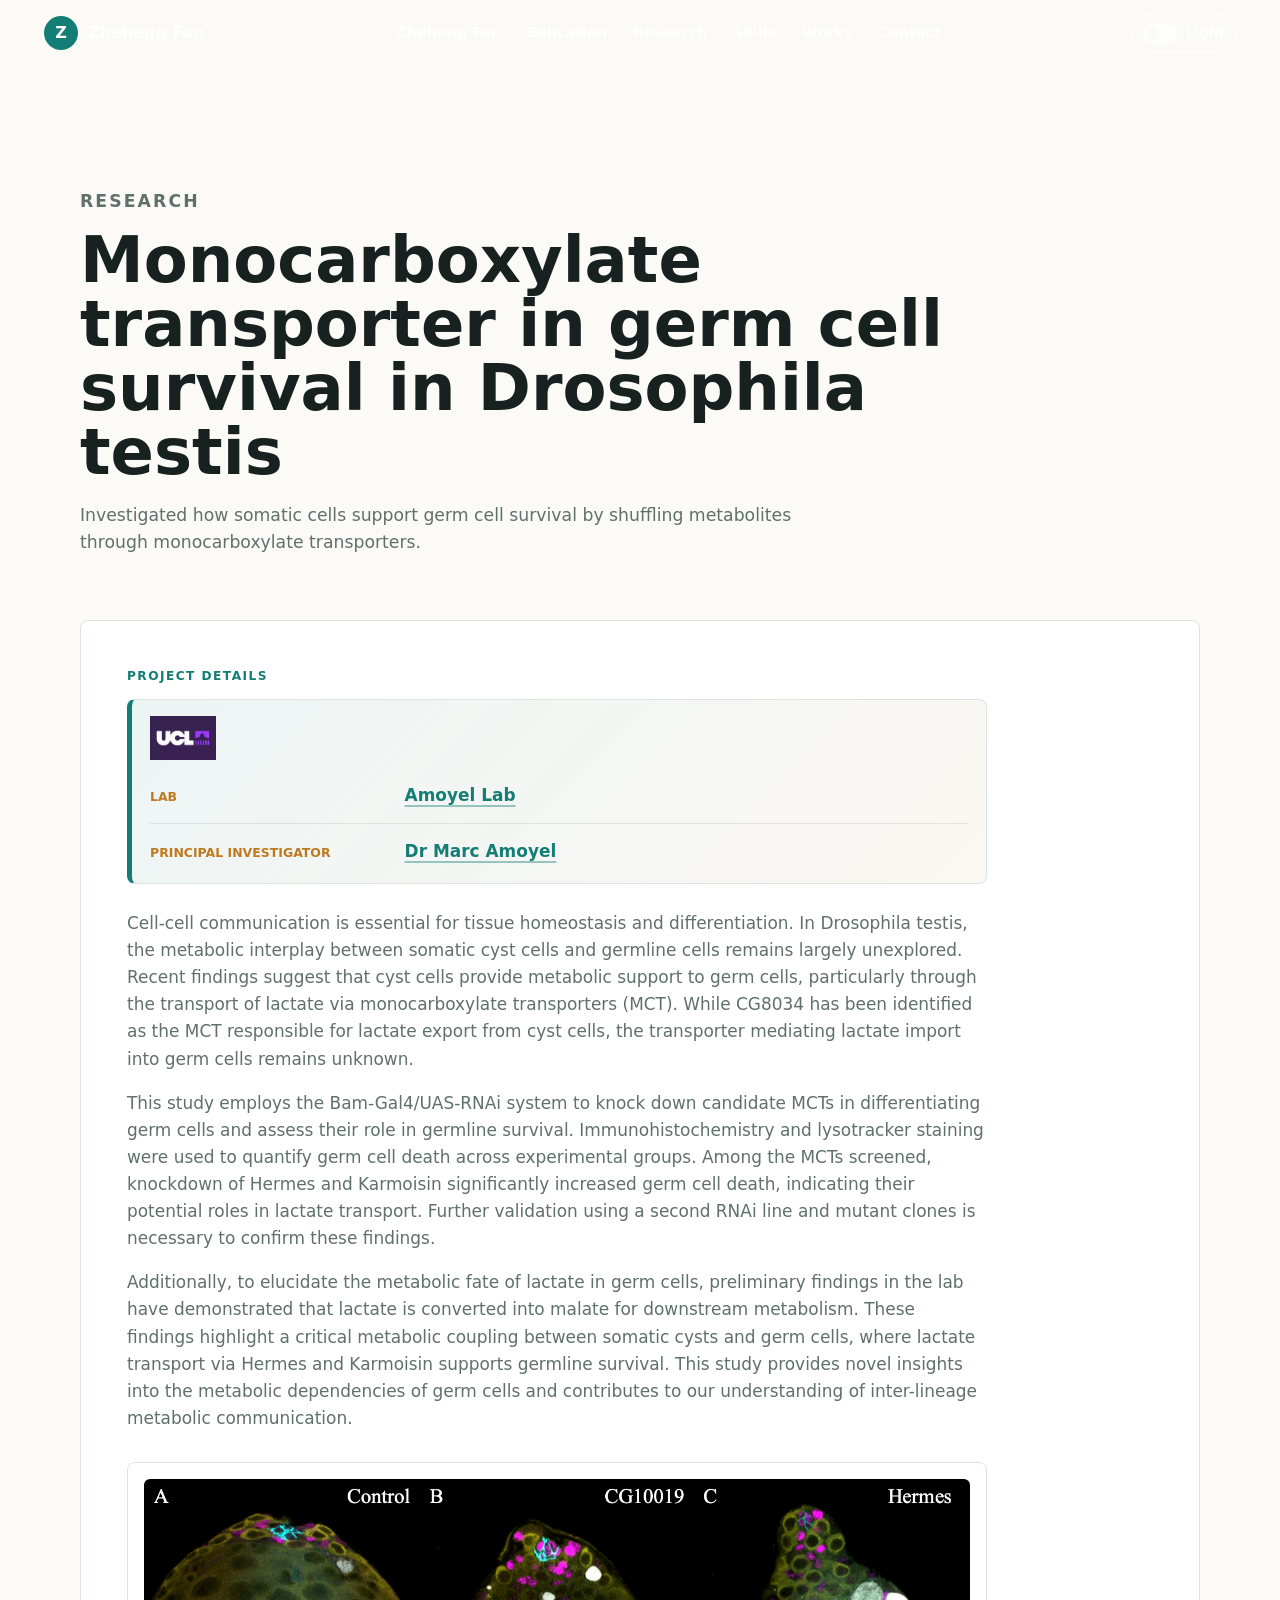
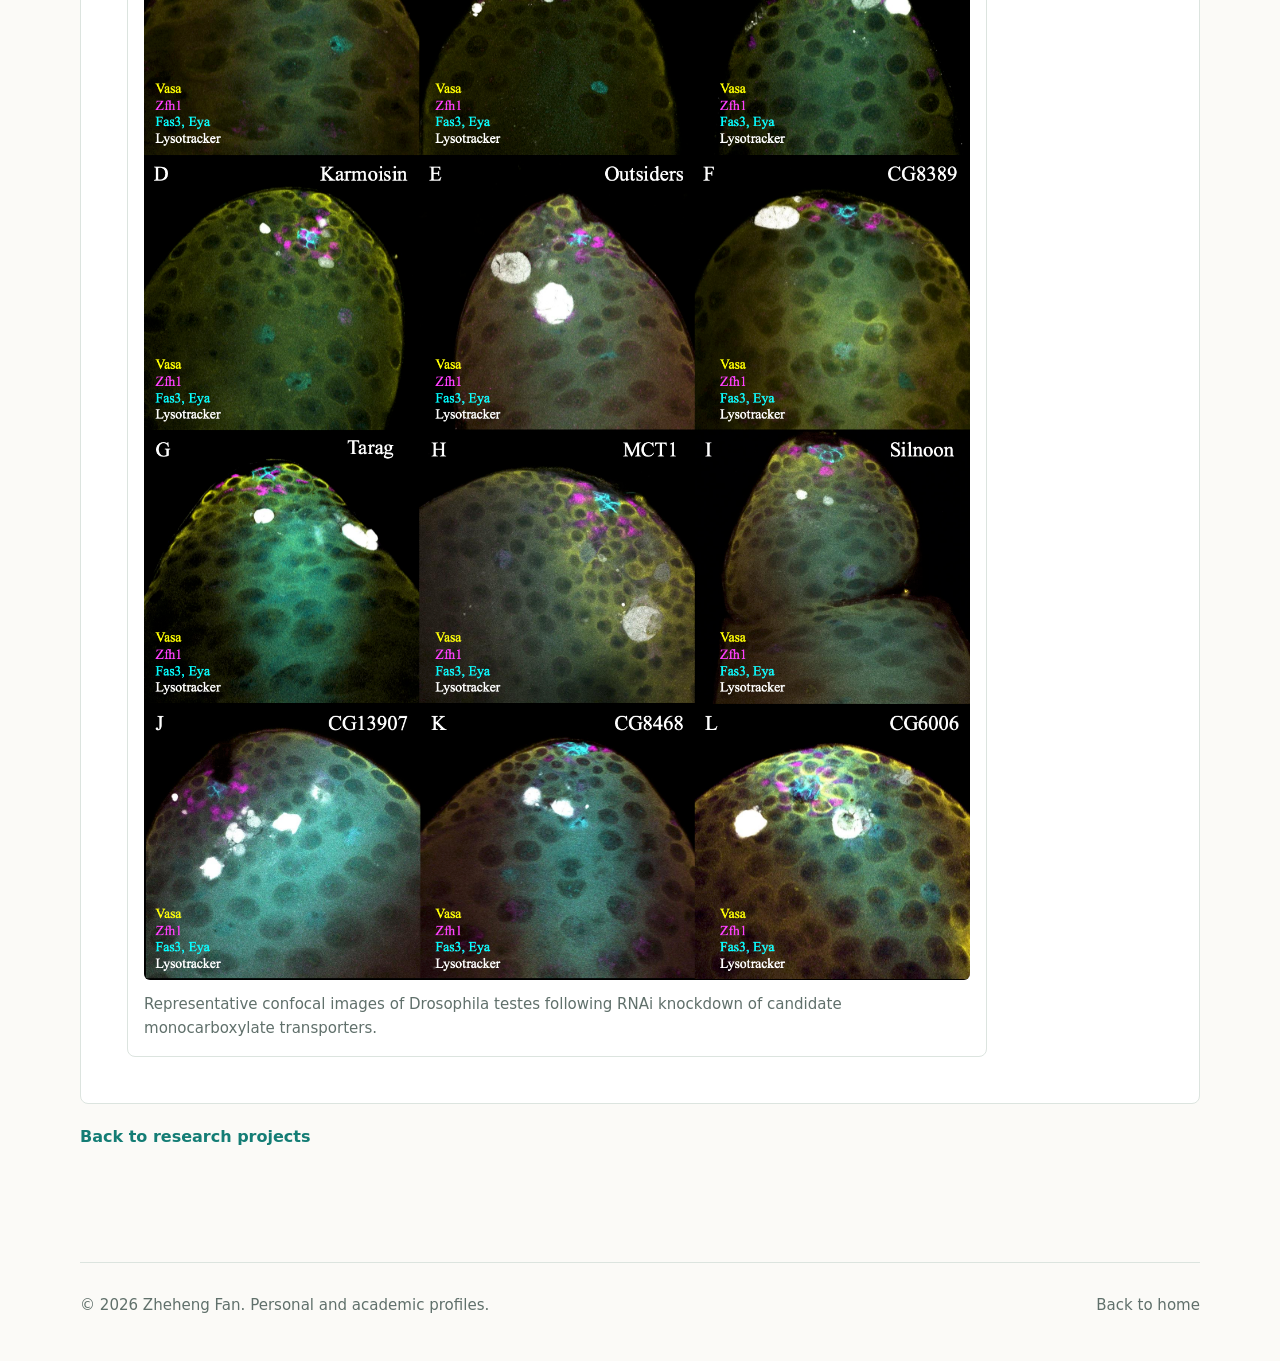
<file: project-monocarboxylate-transporter-drosophila-testis.html>
<!doctype html>
<html lang="en">
  <head>
    <meta charset="utf-8">
    <meta name="viewport" content="width=device-width, initial-scale=1">
    <meta name="description" content="Research project details by Zheheng Fan.">
    <title>Research Project | Zheheng Fan</title>
    <link rel="stylesheet" href="styles.css">
  </head>
  <body class="subpage" data-project-slug="monocarboxylate-transporter-drosophila-testis">
    <header class="site-header is-scrolled" data-header>
      <a class="brand" href="index.html#top" aria-label="Home">
        <span class="brand-mark" data-brand-mark>Z</span>
        <span data-brand-name>Zheheng Fan</span>
      </a>
      <button class="nav-toggle" type="button" aria-expanded="false" aria-controls="site-nav" data-nav-toggle>
        <span></span>
        <span></span>
        <span></span>
        <span class="sr-only">Menu</span>
      </button>
      <nav class="site-nav" id="site-nav" data-nav>
        <a href="index.html#pi">Zheheng Fan</a>
        <a href="index.html#education">Education</a>
        <a href="index.html#research">Research</a>
        <a href="index.html#lab">Skills</a>
        <a href="index.html#works">Works</a>
        <a href="index.html#cv">Contact</a>
      </nav>
      <button class="theme-toggle" type="button" aria-label="Switch to dark mode" data-theme-toggle>
        <span class="theme-toggle-track">
          <span class="theme-toggle-thumb"></span>
        </span>
        <span class="theme-toggle-text" data-theme-label>Light</span>
      </button>
    </header>

    <main>
      <section class="section page-intro project-page-intro">
        <p class="section-kicker" data-project-detail-kicker>Research</p>
        <h1 data-project-detail-title>Research project</h1>
        <p data-project-detail-summary></p>
      </section>

      <section class="section single-project">
        <article class="research-detail">
          <p class="project-type">Project details</p>
          <div class="research-detail-body" data-research-project-detail></div>
        </article>
        <a class="back-link" href="index.html#research">Back to research projects</a>
      </section>
    </main>

    <footer class="site-footer">
      <p>&copy; <span data-year></span> <span data-footer-name>Zheheng Fan</span>. <span data-footer-note>Personal and academic profiles.</span></p>
      <a href="index.html#top">Back to home</a>
    </footer>

    <script src="content.js"></script>
    <script src="script.js"></script>
  </body>
</html>
</file>
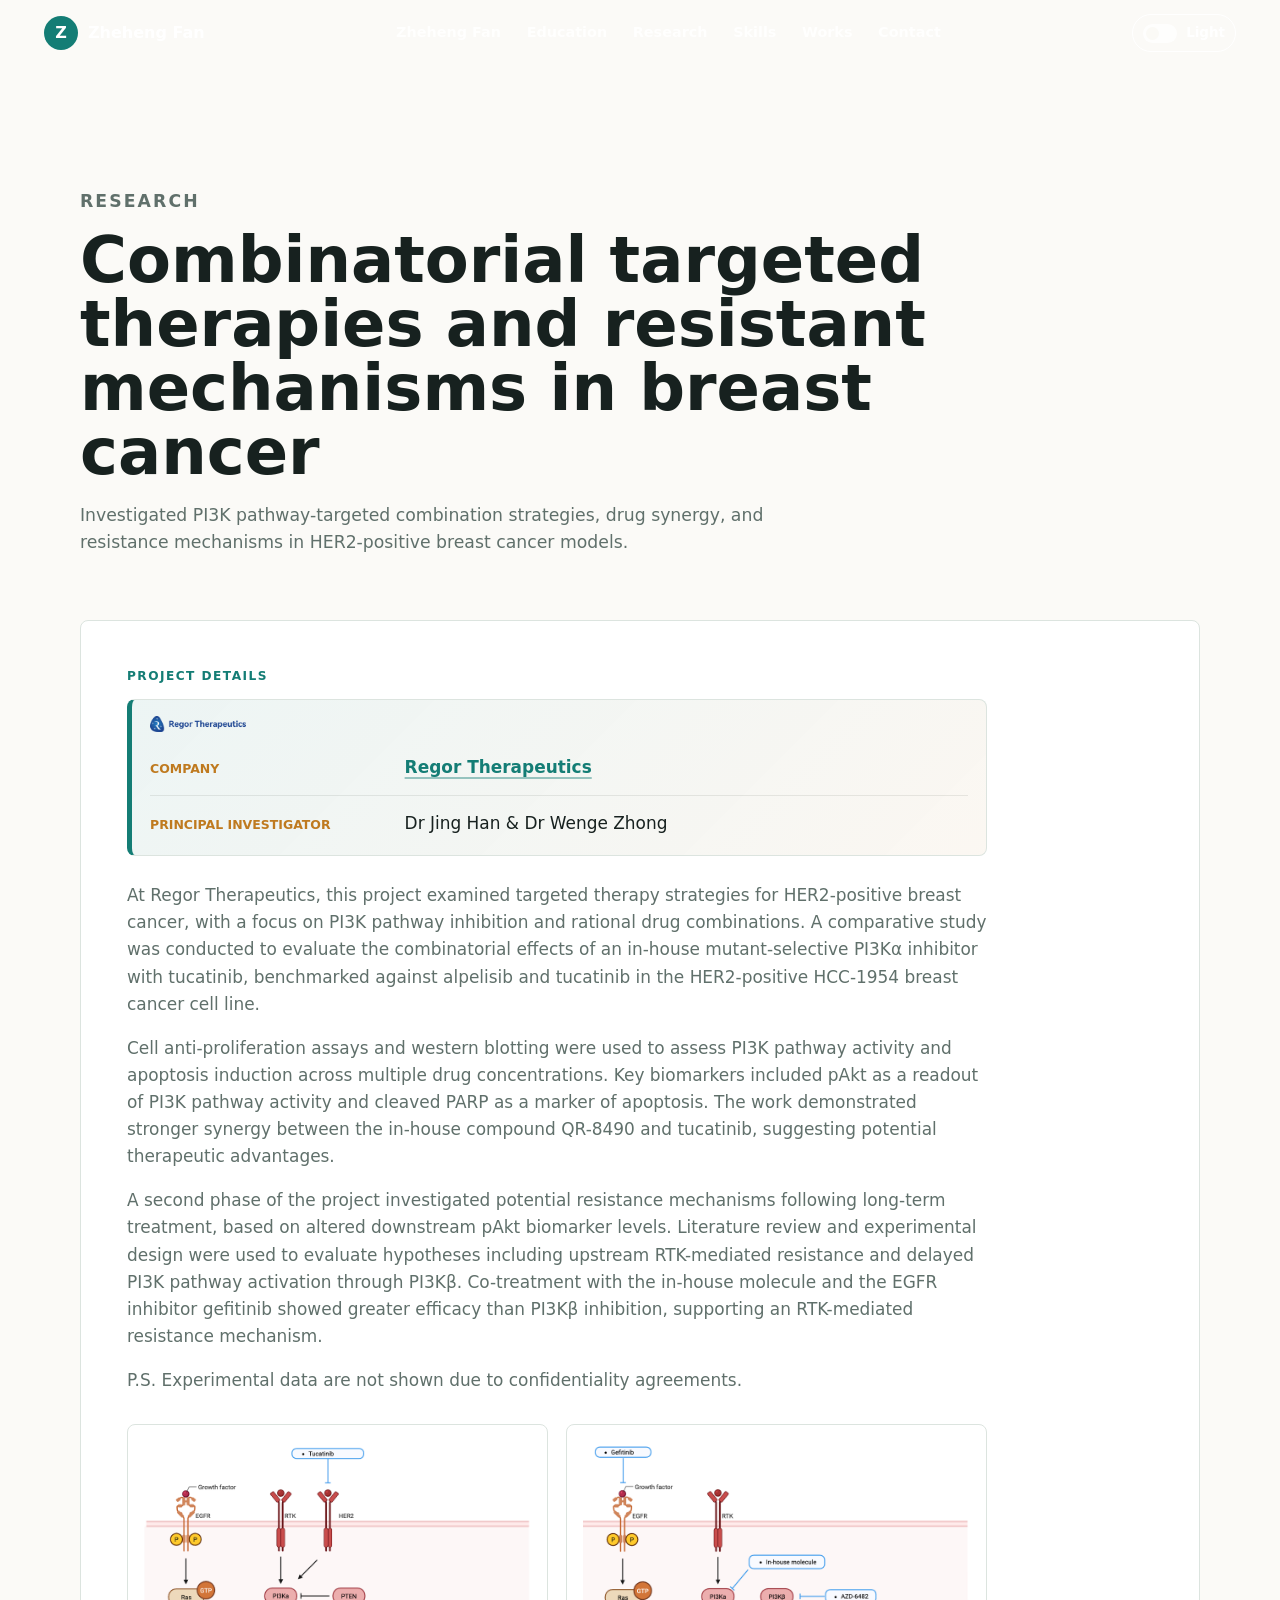
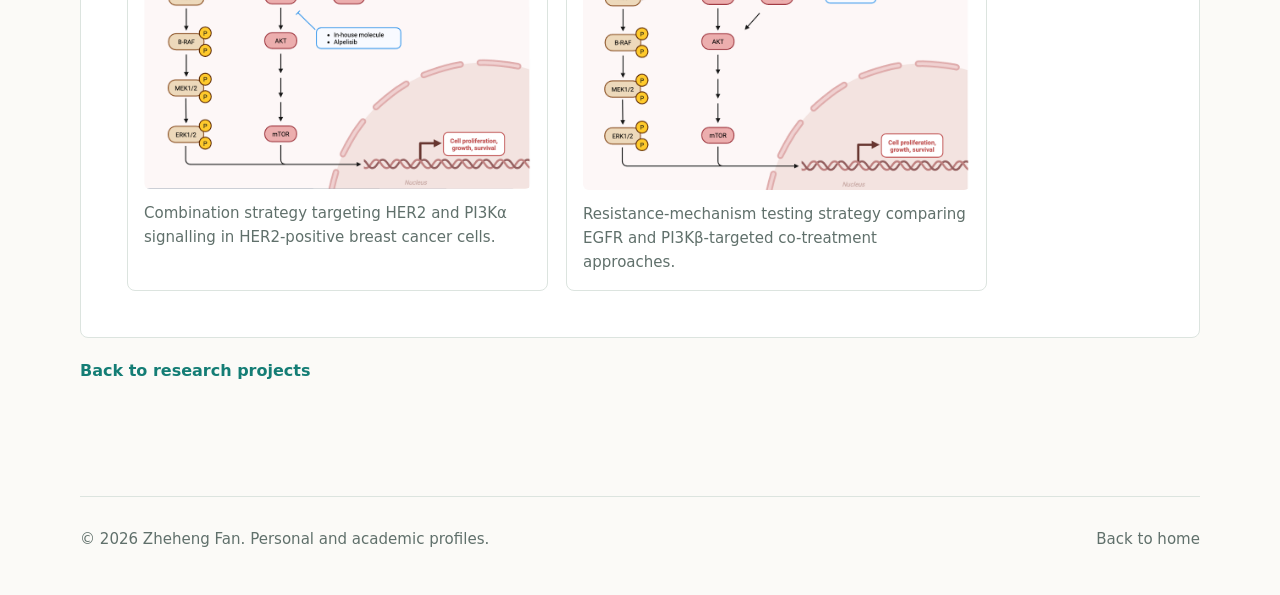
<file: project-translational-cancer-immunology.html>
<!doctype html>
<html lang="en">
  <head>
    <meta charset="utf-8">
    <meta name="viewport" content="width=device-width, initial-scale=1">
    <meta name="description" content="Research project details by Zheheng Fan.">
    <title>Research Project | Zheheng Fan</title>
    <link rel="stylesheet" href="styles.css">
  </head>
  <body class="subpage" data-project-slug="translational-cancer-immunology">
    <header class="site-header is-scrolled" data-header>
      <a class="brand" href="index.html#top" aria-label="Home">
        <span class="brand-mark" data-brand-mark>Z</span>
        <span data-brand-name>Zheheng Fan</span>
      </a>
      <button class="nav-toggle" type="button" aria-expanded="false" aria-controls="site-nav" data-nav-toggle>
        <span></span>
        <span></span>
        <span></span>
        <span class="sr-only">Menu</span>
      </button>
      <nav class="site-nav" id="site-nav" data-nav>
        <a href="index.html#pi">Zheheng Fan</a>
        <a href="index.html#education">Education</a>
        <a href="index.html#research">Research</a>
        <a href="index.html#lab">Skills</a>
        <a href="index.html#works">Works</a>
        <a href="index.html#cv">Contact</a>
      </nav>
      <button class="theme-toggle" type="button" aria-label="Switch to dark mode" data-theme-toggle>
        <span class="theme-toggle-track">
          <span class="theme-toggle-thumb"></span>
        </span>
        <span class="theme-toggle-text" data-theme-label>Light</span>
      </button>
    </header>

    <main>
      <section class="section page-intro project-page-intro">
        <p class="section-kicker" data-project-detail-kicker>Research</p>
        <h1 data-project-detail-title>Research project</h1>
        <p data-project-detail-summary></p>
      </section>

      <section class="section single-project">
        <article class="research-detail">
          <p class="project-type">Project details</p>
          <div class="research-detail-body" data-research-project-detail></div>
        </article>
        <a class="back-link" href="index.html#research">Back to research projects</a>
      </section>
    </main>

    <footer class="site-footer">
      <p>&copy; <span data-year></span> <span data-footer-name>Zheheng Fan</span>. <span data-footer-note>Personal and academic profiles.</span></p>
      <a href="index.html#top">Back to home</a>
    </footer>

    <script src="content.js"></script>
    <script src="script.js"></script>
  </body>
</html>
</file>
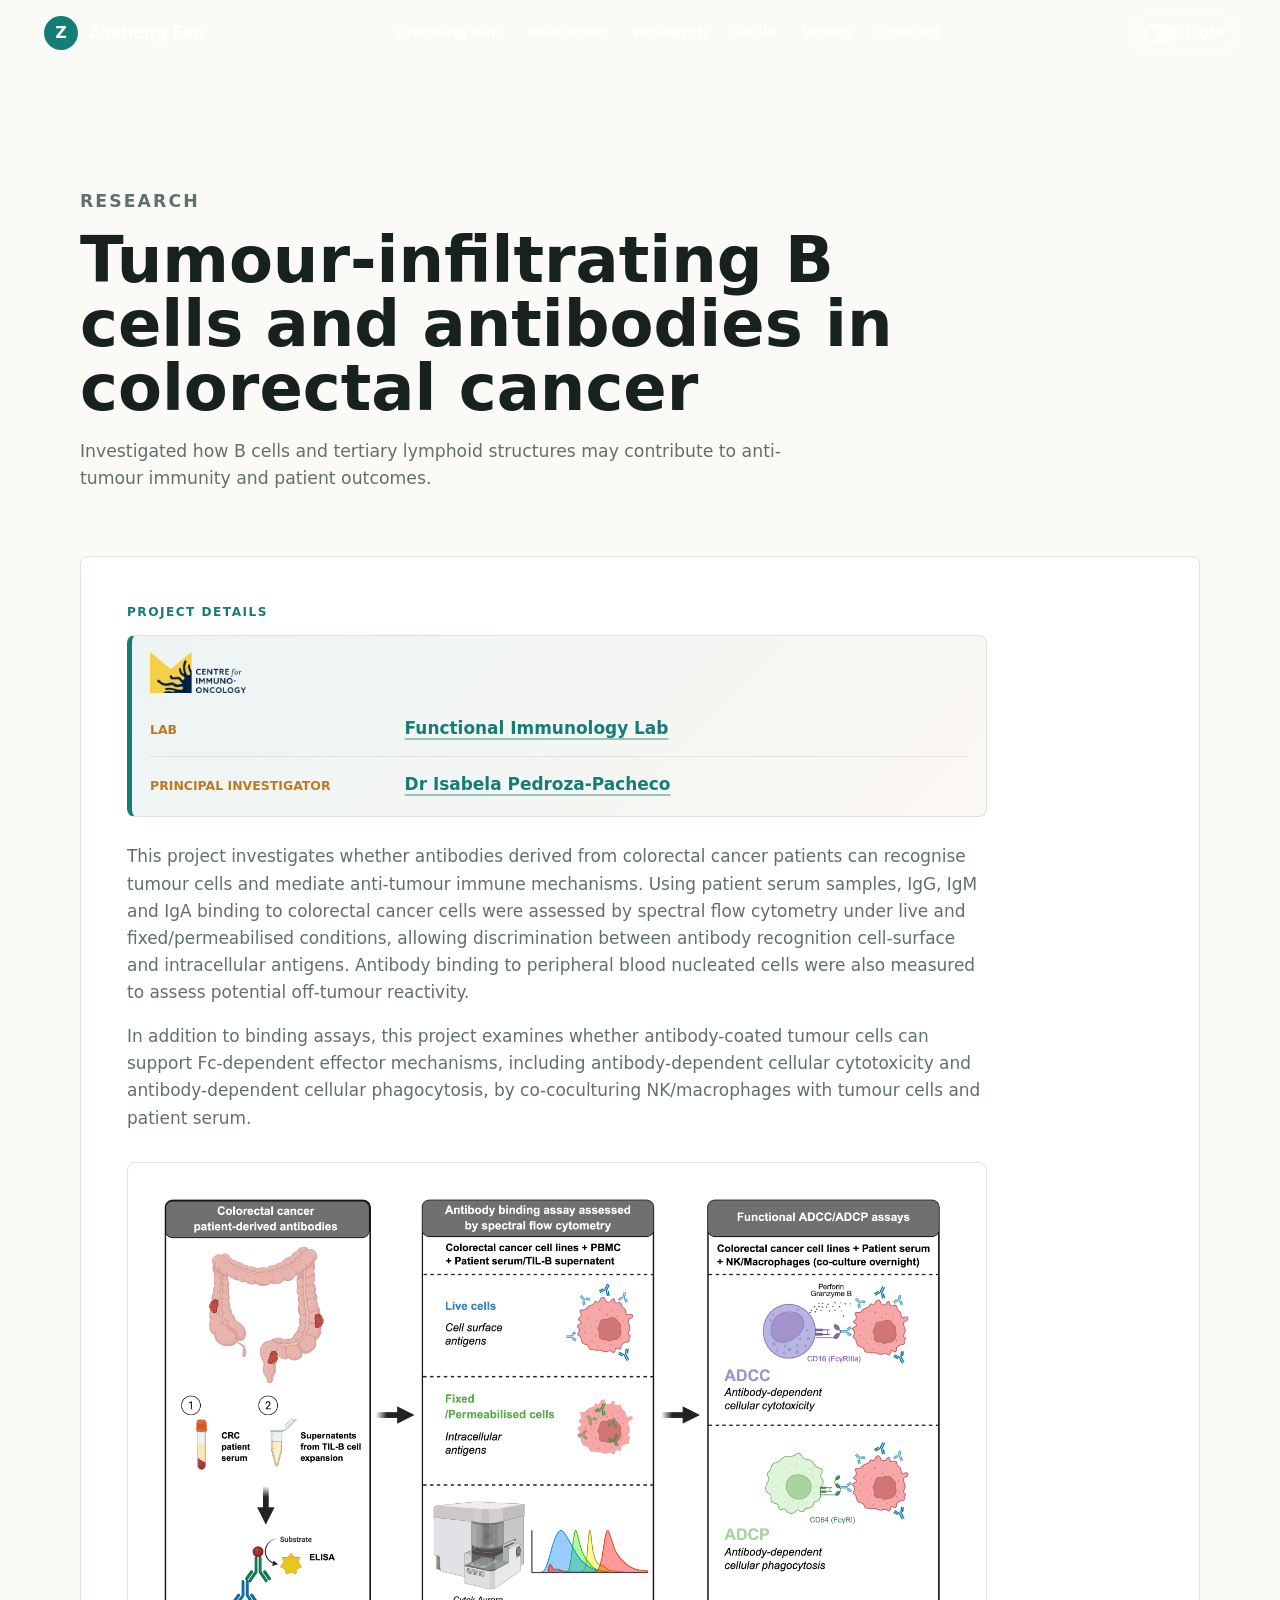
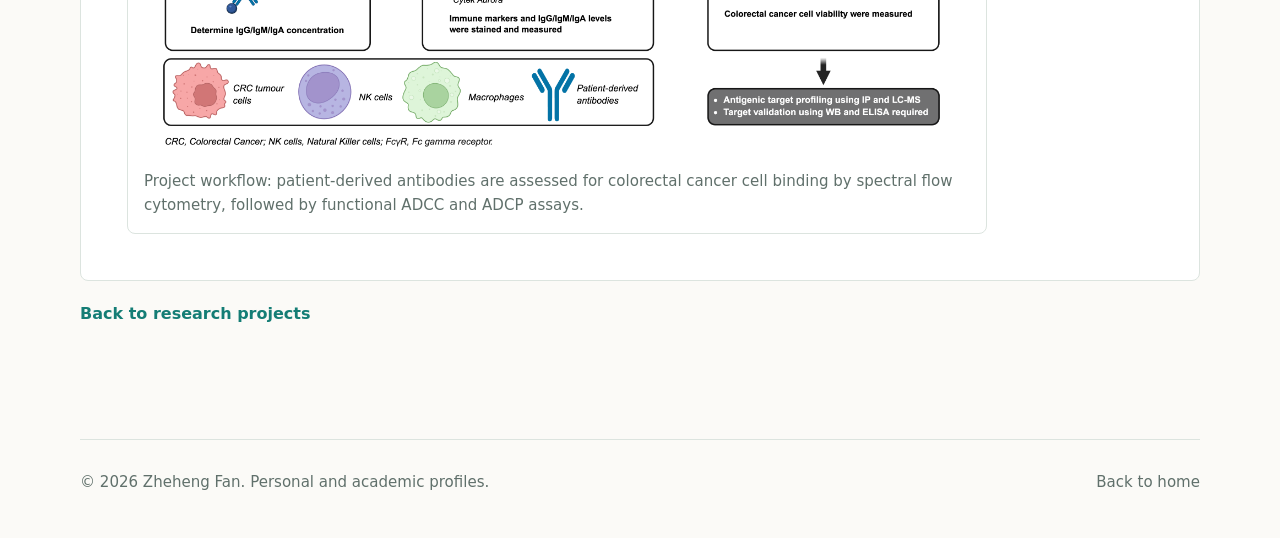
<file: project-tumour-infiltrating-b-cells.html>
<!doctype html>
<html lang="en">
  <head>
    <meta charset="utf-8">
    <meta name="viewport" content="width=device-width, initial-scale=1">
    <meta name="description" content="Research project details by Zheheng Fan.">
    <title>Research Project | Zheheng Fan</title>
    <link rel="stylesheet" href="styles.css">
  </head>
  <body class="subpage" data-project-slug="tumour-infiltrating-b-cells">
    <header class="site-header is-scrolled" data-header>
      <a class="brand" href="index.html#top" aria-label="Home">
        <span class="brand-mark" data-brand-mark>Z</span>
        <span data-brand-name>Zheheng Fan</span>
      </a>
      <button class="nav-toggle" type="button" aria-expanded="false" aria-controls="site-nav" data-nav-toggle>
        <span></span>
        <span></span>
        <span></span>
        <span class="sr-only">Menu</span>
      </button>
      <nav class="site-nav" id="site-nav" data-nav>
        <a href="index.html#pi">Zheheng Fan</a>
        <a href="index.html#education">Education</a>
        <a href="index.html#research">Research</a>
        <a href="index.html#lab">Skills</a>
        <a href="index.html#works">Works</a>
        <a href="index.html#cv">Contact</a>
      </nav>
      <button class="theme-toggle" type="button" aria-label="Switch to dark mode" data-theme-toggle>
        <span class="theme-toggle-track">
          <span class="theme-toggle-thumb"></span>
        </span>
        <span class="theme-toggle-text" data-theme-label>Light</span>
      </button>
    </header>

    <main>
      <section class="section page-intro project-page-intro">
        <p class="section-kicker" data-project-detail-kicker>Research</p>
        <h1 data-project-detail-title>Research project</h1>
        <p data-project-detail-summary></p>
      </section>

      <section class="section single-project">
        <article class="research-detail">
          <p class="project-type">Project details</p>
          <div class="research-detail-body" data-research-project-detail></div>
        </article>
        <a class="back-link" href="index.html#research">Back to research projects</a>
      </section>
    </main>

    <footer class="site-footer">
      <p>&copy; <span data-year></span> <span data-footer-name>Zheheng Fan</span>. <span data-footer-note>Personal and academic profiles.</span></p>
      <a href="index.html#top">Back to home</a>
    </footer>

    <script src="content.js"></script>
    <script src="script.js"></script>
  </body>
</html>
</file>
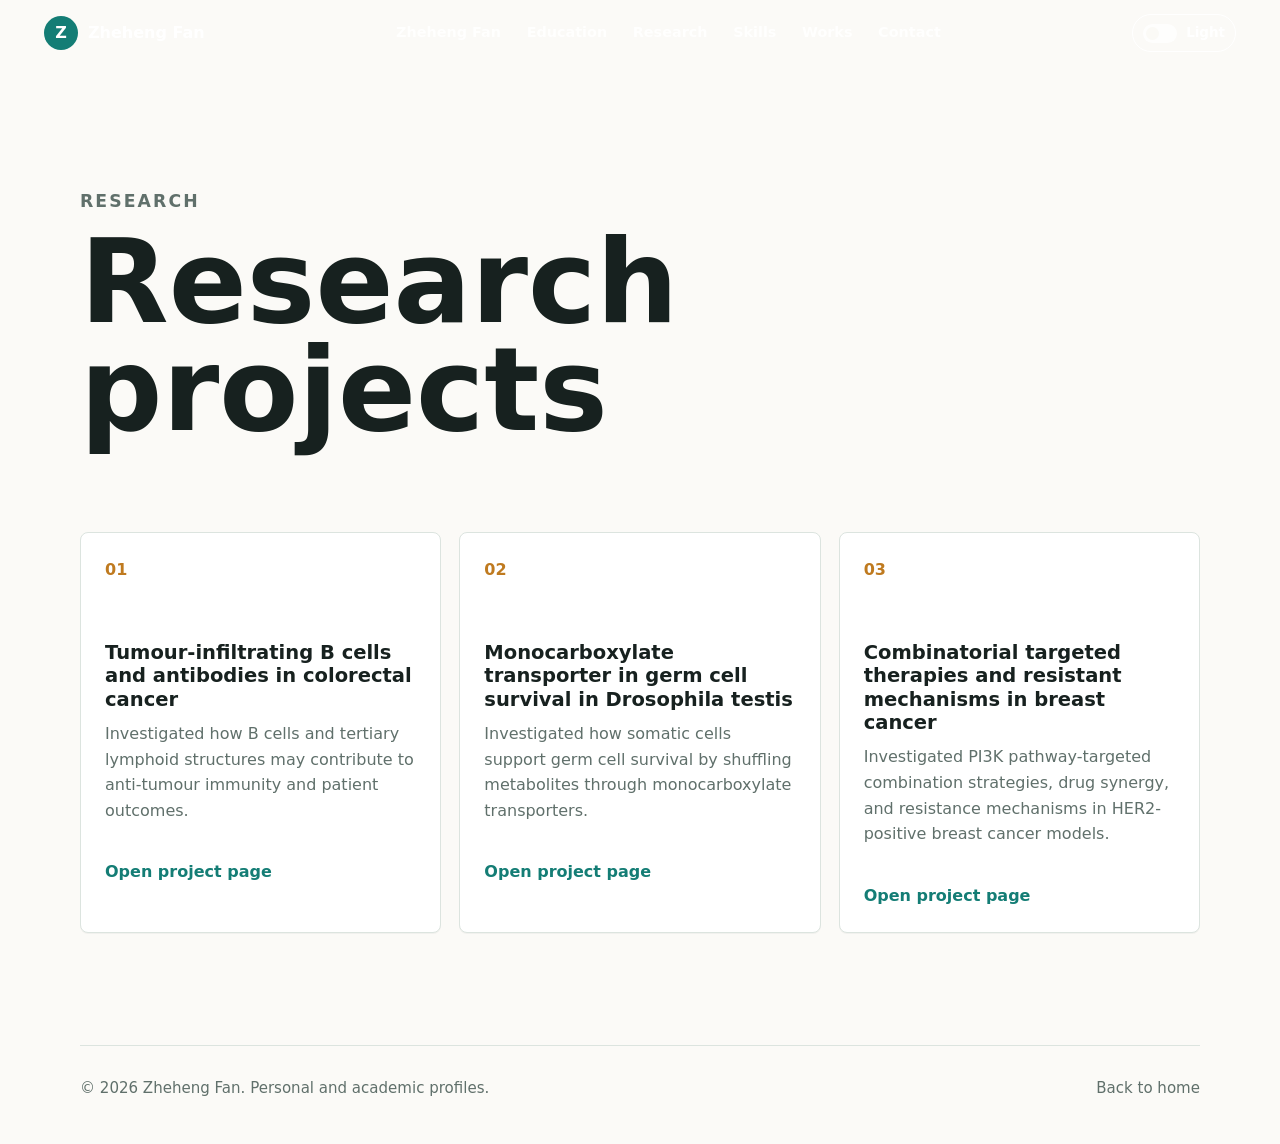
<file: research-projects.html>
<!doctype html>
<html lang="en">
  <head>
    <meta charset="utf-8">
    <meta name="viewport" content="width=device-width, initial-scale=1">
    <meta name="description" content="Detailed research projects by Zheheng Fan.">
    <title>Research Projects | Zheheng Fan</title>
    <link rel="stylesheet" href="styles.css">
  </head>
  <body class="subpage">
    <header class="site-header is-scrolled" data-header>
      <a class="brand" href="index.html#top" aria-label="Home">
        <span class="brand-mark" data-brand-mark>Z</span>
        <span data-brand-name>Zheheng Fan</span>
      </a>
      <button class="nav-toggle" type="button" aria-expanded="false" aria-controls="site-nav" data-nav-toggle>
        <span></span>
        <span></span>
        <span></span>
        <span class="sr-only">Menu</span>
      </button>
      <nav class="site-nav" id="site-nav" data-nav>
        <a href="index.html#pi">Zheheng Fan</a>
        <a href="index.html#education">Education</a>
        <a href="index.html#research">Research</a>
        <a href="index.html#lab">Skills</a>
        <a href="index.html#works">Works</a>
        <a href="index.html#cv">Contact</a>
      </nav>
      <button class="theme-toggle" type="button" aria-label="Switch to dark mode" data-theme-toggle>
        <span class="theme-toggle-track">
          <span class="theme-toggle-thumb"></span>
        </span>
        <span class="theme-toggle-text" data-theme-label>Light</span>
      </button>
    </header>

    <main>
      <section class="section page-intro">
        <p class="section-kicker" data-research-page-kicker>Research</p>
        <h1 data-research-page-heading>Research projects</h1>
      </section>

      <section class="section research-detail-list" data-research-projects></section>
    </main>

    <footer class="site-footer">
      <p>&copy; <span data-year></span> <span data-footer-name>Zheheng Fan</span>. <span data-footer-note>Personal and academic profiles.</span></p>
      <a href="index.html#top">Back to home</a>
    </footer>

    <script src="content.js"></script>
    <script src="script.js"></script>
  </body>
</html>
</file>
<file: styles.css>
:root {
  color-scheme: light;
  --ink: #17211f;
  --muted: #60706b;
  --paper: #fbfaf7;
  --surface: #ffffff;
  --surface-soft: #eef5f1;
  --surface-tint: linear-gradient(135deg, rgba(20, 125, 117, 0.08), rgba(191, 122, 31, 0.06));
  --line: #dce4df;
  --teal: #147d75;
  --amber: #bf7a1f;
  --coral: #c95649;
  --header-bg: rgba(251, 250, 247, 0.94);
  --contact-bg: #17211f;
  --meta-divider: rgba(23, 33, 31, 0.09);
  --shadow: 0 18px 50px rgba(23, 33, 31, 0.12);
  --max: 1120px;
}

:root[data-theme="dark"] {
  color-scheme: dark;
  --ink: #edf5f1;
  --muted: #a9bbb5;
  --paper: #101816;
  --surface: #17211f;
  --surface-soft: #1d2c29;
  --surface-tint: linear-gradient(135deg, rgba(43, 168, 155, 0.12), rgba(224, 154, 65, 0.08));
  --line: #2f4540;
  --teal: #5bc2b6;
  --amber: #e0a24d;
  --coral: #eb8378;
  --header-bg: rgba(16, 24, 22, 0.94);
  --contact-bg: #0c1211;
  --meta-divider: rgba(237, 245, 241, 0.1);
  --shadow: 0 18px 50px rgba(0, 0, 0, 0.34);
}

* {
  box-sizing: border-box;
}

html {
  scroll-behavior: smooth;
}

body {
  margin: 0;
  font-family: Inter, ui-sans-serif, system-ui, -apple-system, BlinkMacSystemFont, "Segoe UI", sans-serif;
  background: var(--paper);
  color: var(--ink);
  line-height: 1.6;
}

a {
  color: inherit;
  text-decoration: none;
}

img {
  display: block;
  max-width: 100%;
}

.sr-only {
  position: absolute;
  width: 1px;
  height: 1px;
  padding: 0;
  margin: -1px;
  overflow: hidden;
  clip: rect(0, 0, 0, 0);
  white-space: nowrap;
  border: 0;
}

.site-header {
  position: fixed;
  z-index: 20;
  top: 0;
  left: 0;
  right: 0;
  display: flex;
  align-items: center;
  justify-content: space-between;
  gap: 24px;
  padding: 14px clamp(18px, 4vw, 44px);
  color: #fff;
  transition: background 180ms ease, color 180ms ease, box-shadow 180ms ease;
}

.site-header.is-scrolled,
.site-header.nav-open {
  background: var(--header-bg);
  color: var(--ink);
  box-shadow: 0 1px 0 var(--line);
  backdrop-filter: blur(18px);
}

.brand {
  display: inline-flex;
  align-items: center;
  gap: 10px;
  font-weight: 760;
}

.brand-mark {
  display: grid;
  place-items: center;
  width: 34px;
  height: 34px;
  border-radius: 50%;
  background: var(--teal);
  color: #fff;
}

.site-nav {
  display: flex;
  align-items: center;
  gap: clamp(12px, 2vw, 26px);
  font-size: 0.9rem;
  font-weight: 650;
}

.site-nav a {
  opacity: 0.86;
}

.site-nav a:hover {
  opacity: 1;
}

.theme-toggle {
  display: inline-flex;
  align-items: center;
  gap: 9px;
  min-height: 38px;
  padding: 0 10px;
  border: 1px solid currentColor;
  border-radius: 999px;
  background: transparent;
  color: inherit;
  font: inherit;
  font-size: 0.84rem;
  font-weight: 760;
  cursor: pointer;
}

.theme-toggle-track {
  position: relative;
  width: 34px;
  height: 19px;
  border-radius: 999px;
  background: currentColor;
  opacity: 0.78;
}

.theme-toggle-thumb {
  position: absolute;
  top: 3px;
  left: 3px;
  width: 13px;
  height: 13px;
  border-radius: 50%;
  background: var(--paper);
  transition: transform 180ms ease;
}

:root[data-theme="dark"] .theme-toggle-thumb {
  transform: translateX(15px);
}

.nav-toggle {
  display: none;
  width: 42px;
  height: 42px;
  border: 1px solid currentColor;
  border-radius: 50%;
  background: transparent;
  color: inherit;
}

.nav-toggle span:not(.sr-only) {
  display: block;
  width: 18px;
  height: 2px;
  margin: 4px auto;
  background: currentColor;
}

.hero {
  position: relative;
  min-height: 620px;
  display: grid;
  align-items: center;
  overflow: hidden;
  padding: 106px clamp(22px, 6vw, 70px) 64px;
}

.hero-image,
.hero-overlay {
  position: absolute;
  inset: 0;
  width: 100%;
  height: 100%;
}

.hero-image {
  object-fit: cover;
  object-position: center;
}

.hero-overlay {
  background:
    linear-gradient(90deg, rgba(14, 22, 20, 0.82) 0%, rgba(14, 22, 20, 0.52) 44%, rgba(14, 22, 20, 0.1) 100%),
    linear-gradient(0deg, rgba(14, 22, 20, 0.48) 0%, rgba(14, 22, 20, 0) 38%);
}

.hero-content {
  position: relative;
  z-index: 1;
  max-width: 760px;
  color: #fff;
}

.eyebrow,
.section-kicker,
.project-type {
  margin: 0 0 12px;
  color: var(--teal);
  font-size: 0.76rem;
  font-weight: 800;
  letter-spacing: 0.12em;
  text-transform: uppercase;
}

.hero .eyebrow {
  color: #f0c46e;
}

h1,
h2,
h3,
p {
  margin-top: 0;
}

h1 {
  margin-bottom: 18px;
  font-size: clamp(3.4rem, 9vw, 7.2rem);
  line-height: 0.94;
  letter-spacing: 0;
}

h2 {
  margin-bottom: 0;
  font-size: clamp(2rem, 4vw, 4.2rem);
  line-height: 1;
  letter-spacing: 0;
}

h3 {
  margin-bottom: 10px;
  font-size: 1.22rem;
  line-height: 1.2;
}

.lede {
  max-width: 650px;
  margin-bottom: 30px;
  font-size: clamp(1.2rem, 2vw, 1.55rem);
  line-height: 1.45;
}

.profile-subtitle,
.profile-keywords {
  margin-bottom: 10px;
  font-weight: 760;
}

.profile-subtitle {
  color: rgba(255, 255, 255, 0.9);
  font-size: clamp(1.15rem, 1.8vw, 1.45rem);
}

.profile-keywords {
  color: #f0c46e;
  font-size: clamp(1rem, 1.5vw, 1.18rem);
}

.hero-actions,
.contact-links {
  display: flex;
  flex-wrap: wrap;
  gap: 12px;
}

.button,
.contact-links a,
.project-item a {
  display: inline-flex;
  align-items: center;
  justify-content: center;
  min-height: 44px;
  padding: 0 18px;
  border-radius: 6px;
  font-weight: 760;
}

.button.primary {
  background: #fff;
  color: #17211f;
}

.button.secondary {
  border: 1px solid rgba(255, 255, 255, 0.68);
  color: #fff;
}

:root[data-theme="dark"] .button.primary {
  background: #f0c46e;
  color: #101816;
  box-shadow: 0 10px 28px rgba(0, 0, 0, 0.28);
}

:root[data-theme="dark"] .button.secondary {
  border-color: rgba(240, 196, 110, 0.72);
  color: #fff;
}

.section {
  width: min(var(--max), calc(100% - 44px));
  margin: 0 auto;
  padding: clamp(64px, 9vw, 112px) 0;
}

.intro-grid,
.split {
  display: grid;
  grid-template-columns: minmax(260px, 0.95fr) minmax(320px, 1.05fr);
  gap: clamp(32px, 8vw, 96px);
  align-items: start;
}

.intro-copy {
  max-width: 720px;
  color: var(--muted);
  font-size: 1.08rem;
}

.intro-profile {
  display: grid;
  gap: 18px;
}

.profile-photo {
  width: min(100%, 360px);
  aspect-ratio: 4 / 5;
  object-fit: cover;
  border: 1px solid var(--line);
  border-radius: 8px;
  background: var(--surface);
  box-shadow: 0 14px 34px rgba(23, 33, 31, 0.1);
}

.intro-copy p {
  margin-bottom: 1.2rem;
}

.intro-copy p:last-child {
  margin-bottom: 0;
}

.education-section {
  padding-top: clamp(44px, 7vw, 86px);
}

.education-track {
  position: relative;
  display: grid;
  gap: 18px;
}

.education-track::before {
  position: absolute;
  top: 24px;
  bottom: 24px;
  left: 31px;
  width: 2px;
  background: linear-gradient(var(--teal), var(--amber));
  content: "";
}

.education-card {
  position: relative;
  display: grid;
  grid-template-columns: 64px minmax(0, 1fr);
  gap: 22px;
  align-items: stretch;
}

.education-marker {
  position: relative;
  z-index: 1;
  display: grid;
  place-items: center;
  width: 64px;
  height: 64px;
  border: 1px solid var(--line);
  border-radius: 50%;
  background: var(--surface);
  color: var(--teal);
  font-weight: 840;
  box-shadow: 0 12px 28px rgba(23, 33, 31, 0.1);
}

.education-body {
  padding: 26px;
  border: 1px solid var(--line);
  border-radius: 8px;
  background:
    var(--surface-tint),
    var(--surface);
}

.education-meta {
  margin-bottom: 10px;
  color: var(--coral);
  font-size: 0.86rem;
  font-weight: 820;
  text-transform: uppercase;
}

.education-institution {
  margin-bottom: 16px;
  color: var(--ink);
  font-weight: 760;
}

.education-summary {
  max-width: 820px;
  color: var(--muted);
}

.education-chips {
  display: flex;
  flex-wrap: wrap;
  gap: 8px;
  margin-top: 18px;
}

.education-chips span {
  display: inline-flex;
  align-items: center;
  min-height: 32px;
  padding: 0 11px;
  border: 1px solid rgba(20, 125, 117, 0.22);
  border-radius: 999px;
  background: rgba(20, 125, 117, 0.08);
  color: var(--teal);
  font-size: 0.86rem;
  font-weight: 780;
}

.band {
  width: 100%;
  max-width: none;
  padding-left: max(22px, calc((100vw - var(--max)) / 2));
  padding-right: max(22px, calc((100vw - var(--max)) / 2));
  background: var(--surface-soft);
}

.section-heading {
  display: flex;
  align-items: end;
  justify-content: space-between;
  gap: 30px;
  margin-bottom: 34px;
}

.section-heading.compact {
  display: block;
}

.focus-grid {
  display: grid;
  grid-template-columns: repeat(3, minmax(0, 1fr));
  gap: 18px;
}

.focus-card {
  min-height: 250px;
  padding: 24px;
  border: 1px solid var(--line);
  border-radius: 8px;
  background: var(--surface);
  box-shadow: 0 1px 0 rgba(23, 33, 31, 0.04);
}

.focus-link {
  display: block;
  transition: border-color 180ms ease, transform 180ms ease, box-shadow 180ms ease;
}

.focus-link:hover {
  border-color: var(--teal);
  transform: translateY(-2px);
  box-shadow: 0 12px 28px rgba(23, 33, 31, 0.1);
}

.card-index {
  display: inline-block;
  margin-bottom: 58px;
  color: var(--amber);
  font-weight: 820;
}

.card-action {
  display: inline-flex;
  margin-top: 20px;
  color: var(--teal);
  font-weight: 800;
}

.focus-card p,
.project-item p,
.contact-band p,
.writing-list small,
.simple-list small {
  color: var(--muted);
}

.methods-section {
  padding-top: clamp(50px, 7vw, 82px);
}

.method-list {
  display: grid;
  grid-template-columns: repeat(2, minmax(0, 1fr));
  gap: 18px;
}

.skill-card {
  margin: 0;
  padding: 24px;
  border: 1px solid var(--line);
  border-radius: 8px;
  background: var(--surface);
}

.skill-card h3 {
  margin-bottom: 18px;
}

.skill-chips {
  display: flex;
  flex-wrap: wrap;
  gap: 8px;
}

.skill-chips span {
  display: inline-flex;
  align-items: center;
  min-height: 32px;
  padding: 0 11px;
  border: 1px solid rgba(20, 125, 117, 0.22);
  border-radius: 999px;
  background: rgba(20, 125, 117, 0.08);
  color: var(--teal);
  font-size: 0.86rem;
  font-weight: 780;
}

.works-section {
  padding-top: clamp(50px, 7vw, 86px);
}

.works-stack {
  display: grid;
  gap: clamp(30px, 5vw, 54px);
}

.work-group {
  display: grid;
  gap: 16px;
}

.work-group-title {
  width: fit-content;
  margin: 0;
  padding-bottom: 8px;
  border-bottom: 2px solid var(--teal);
  color: var(--ink);
  font-size: clamp(1.08rem, 1.8vw, 1.34rem);
}

.works-grid {
  display: grid;
  grid-template-columns: repeat(2, minmax(0, 1fr));
  gap: 18px;
}

.work-card {
  display: grid;
  align-content: start;
  min-height: 260px;
  padding: 24px;
  border: 1px solid var(--line);
  border-radius: 8px;
  background: var(--surface);
}

.work-meta {
  margin-bottom: 18px;
  color: var(--coral);
  font-size: 0.92rem;
  font-weight: 740;
}

.work-card p:not(.project-type):not(.work-meta) {
  color: var(--muted);
}

.work-link {
  display: inline-flex;
  align-items: center;
  justify-content: center;
  justify-self: start;
  min-height: 42px;
  margin-top: 16px;
  padding: 0 16px;
  border: 1px solid var(--line);
  border-radius: 6px;
  background: var(--surface);
  color: var(--ink);
  font-weight: 800;
}

.work-link:hover {
  border-color: var(--teal);
  color: var(--teal);
}

.project-list {
  border-top: 1px solid var(--line);
}

.project-item {
  display: grid;
  grid-template-columns: minmax(190px, 0.8fr) minmax(260px, 1.4fr) auto;
  gap: 26px;
  align-items: center;
  padding: 28px 0;
  border-bottom: 1px solid var(--line);
}

.project-item a,
.contact-links a {
  border: 1px solid var(--line);
  background: var(--surface);
}

.project-item a:hover,
.contact-links a:hover {
  border-color: var(--teal);
  color: var(--teal);
}

.writing-list,
.simple-list {
  display: grid;
  gap: 12px;
}

.writing-list a,
.simple-list a {
  display: grid;
  gap: 4px;
  padding: 18px 0;
  border-bottom: 1px solid var(--line);
}

.writing-list span,
.simple-list span {
  font-weight: 760;
}

.simple-section {
  display: grid;
  grid-template-columns: minmax(260px, 0.65fr) minmax(320px, 1.35fr);
  gap: clamp(32px, 8vw, 96px);
}

.contact-band {
  display: grid;
  grid-template-columns: minmax(280px, 1fr) auto;
  gap: 28px;
  align-items: center;
  width: min(var(--max), calc(100% - 44px));
  margin-bottom: 70px;
  padding: 42px;
  border-radius: 8px;
  background: var(--contact-bg);
  color: #fff;
  box-shadow: var(--shadow);
}

.contact-band .section-kicker {
  color: #f0c46e;
}

.contact-band p {
  max-width: 640px;
  margin-bottom: 0;
  color: rgba(255, 255, 255, 0.76);
}

.contact-links a {
  border-color: rgba(255, 255, 255, 0.22);
  background: rgba(255, 255, 255, 0.08);
  color: #fff;
}

.contact-links a.contact-icon-link {
  width: 44px;
  padding: 0;
  border-color: transparent;
  background: transparent;
}

.contact-svg-icon {
  width: 24px;
  height: 24px;
  fill: none;
  stroke: currentColor;
  stroke-width: 1.9;
  stroke-linecap: round;
  stroke-linejoin: round;
}

.contact-logo {
  display: grid;
  place-items: center;
  width: 26px;
  height: 26px;
}

.linkedin-logo {
  border-radius: 4px;
  background: #0a66c2;
  color: #fff;
  font-family: Arial, Helvetica, sans-serif;
  font-size: 1.05rem;
  font-weight: 800;
  line-height: 1;
}

.contact-links a:hover {
  border-color: #fff;
  color: #fff;
}

.site-footer {
  display: flex;
  justify-content: space-between;
  gap: 20px;
  width: min(var(--max), calc(100% - 44px));
  margin: 0 auto;
  padding: 30px 0 44px;
  border-top: 1px solid var(--line);
  color: var(--muted);
  font-size: 0.94rem;
}

.site-footer p {
  margin: 0;
}

.subpage .site-header {
  position: sticky;
}

.page-intro {
  padding-top: 122px;
  padding-bottom: clamp(34px, 6vw, 70px);
}

.page-intro h1 {
  max-width: 920px;
  color: var(--ink);
}

.page-intro p {
  max-width: 760px;
  color: var(--muted);
  font-size: 1.08rem;
}

.page-intro code {
  color: var(--ink);
}

.research-detail-list {
  display: grid;
  gap: 24px;
  padding-top: 0;
}

.research-project-index {
  grid-template-columns: repeat(3, minmax(0, 1fr));
  gap: 18px;
}

.research-detail {
  padding: clamp(28px, 5vw, 46px);
  border: 1px solid var(--line);
  border-radius: 8px;
  background: var(--surface);
}

.research-detail h2 {
  margin-bottom: 22px;
  font-size: clamp(1.8rem, 3vw, 3rem);
}

.research-detail-body {
  max-width: 860px;
  color: var(--muted);
  font-size: 1.06rem;
}

.project-meta-panel {
  display: grid;
  gap: 0;
  margin-bottom: 26px;
  padding: 4px 18px;
  border: 1px solid var(--line);
  border-left: 5px solid var(--teal);
  border-radius: 8px;
  background:
    var(--surface-tint),
    var(--surface);
  color: var(--ink);
}

.project-meta-panel p {
  display: grid;
  grid-template-columns: minmax(150px, 0.42fr) minmax(220px, 1fr);
  gap: 18px;
  align-items: baseline;
  margin: 0;
  padding: 14px 0;
}

.project-meta-panel p + p {
  border-top: 1px solid var(--meta-divider);
}

.project-meta-logo {
  padding: 12px 0 8px;
}

.project-meta-logo img {
  width: auto;
  max-width: 96px;
  max-height: 44px;
  object-fit: contain;
}

.project-meta-panel strong {
  color: var(--amber);
  font-size: 0.78rem;
  font-weight: 840;
  text-transform: uppercase;
}

.project-meta-panel a {
  color: var(--teal);
  font-weight: 840;
  text-decoration: underline;
  text-decoration-color: rgba(20, 125, 117, 0.42);
  text-decoration-thickness: 2px;
  text-underline-offset: 4px;
}

.project-meta-panel a:hover {
  color: var(--coral);
  text-decoration-color: rgba(201, 86, 73, 0.55);
}

.project-page-intro h1 {
  max-width: 880px;
  font-size: clamp(2.15rem, 5vw, 4.25rem);
  line-height: 1;
}

.research-detail-body p:last-child {
  margin-bottom: 0;
}

.project-workflow {
  margin: 30px 0 0;
  padding: 16px;
  border: 1px solid var(--line);
  border-radius: 8px;
  background: var(--surface);
}

.project-workflow img {
  width: 100%;
  height: auto;
  border-radius: 6px;
}

.project-workflow figcaption {
  margin-top: 12px;
  color: var(--muted);
  font-size: 0.94rem;
}

.project-figure-grid {
  display: grid;
  grid-template-columns: repeat(2, minmax(0, 1fr));
  gap: 18px;
  margin-top: 30px;
}

.project-figure-grid .project-workflow {
  margin-top: 0;
}

.project-page-intro {
  padding-bottom: clamp(24px, 4vw, 46px);
}

.single-project {
  padding-top: 0;
}

.back-link {
  display: inline-flex;
  margin-top: 20px;
  color: var(--teal);
  font-weight: 820;
}

@media (max-width: 820px) {
  .site-header {
    padding: 14px 18px;
  }

  .nav-toggle {
    display: block;
  }

  .theme-toggle {
    min-width: 42px;
    width: 42px;
    height: 42px;
    justify-content: center;
    padding: 0;
  }

  .theme-toggle-text {
    display: none;
  }

  .site-nav {
    position: absolute;
    top: 70px;
    left: 18px;
    right: 18px;
    display: none;
    flex-direction: column;
    align-items: stretch;
    gap: 0;
    padding: 12px;
    border: 1px solid var(--line);
    border-radius: 8px;
    background: var(--surface);
    color: var(--ink);
    box-shadow: var(--shadow);
  }

  .site-nav.is-open {
    display: flex;
  }

  .site-nav a {
    padding: 13px 10px;
  }

  .hero {
    min-height: 620px;
    padding: 100px 22px 54px;
  }

  .hero-overlay {
    background:
      linear-gradient(90deg, rgba(14, 22, 20, 0.82), rgba(14, 22, 20, 0.4)),
      linear-gradient(0deg, rgba(14, 22, 20, 0.62), rgba(14, 22, 20, 0));
  }

  .intro-grid,
  .split,
  .simple-section,
  .contact-band {
    grid-template-columns: 1fr;
  }

  .focus-grid,
  .research-project-index,
  .works-grid,
  .method-list {
    grid-template-columns: 1fr;
  }

  .education-track::before {
    left: 23px;
  }

  .education-card {
    grid-template-columns: 48px minmax(0, 1fr);
    gap: 14px;
  }

  .education-marker {
    width: 48px;
    height: 48px;
    font-size: 0.9rem;
  }

  .education-body {
    padding: 22px;
  }

  .project-meta-panel p {
    grid-template-columns: 1fr;
    gap: 4px;
  }

  .project-figure-grid {
    grid-template-columns: 1fr;
  }

  .focus-card {
    min-height: 0;
  }

  .card-index {
    margin-bottom: 28px;
  }

  .project-item {
    grid-template-columns: 1fr;
    gap: 8px;
  }

  .project-item a {
    justify-self: start;
  }

  .contact-band {
    padding: 30px 22px;
  }

  .site-footer {
    flex-direction: column;
  }
}

@media (max-width: 520px) {
  h1 {
    font-size: 4.2rem;
  }

  h2 {
    font-size: 2.25rem;
  }

  .button,
  .hero-actions,
  .contact-links,
  .contact-links a {
    width: 100%;
  }
}
</file>
